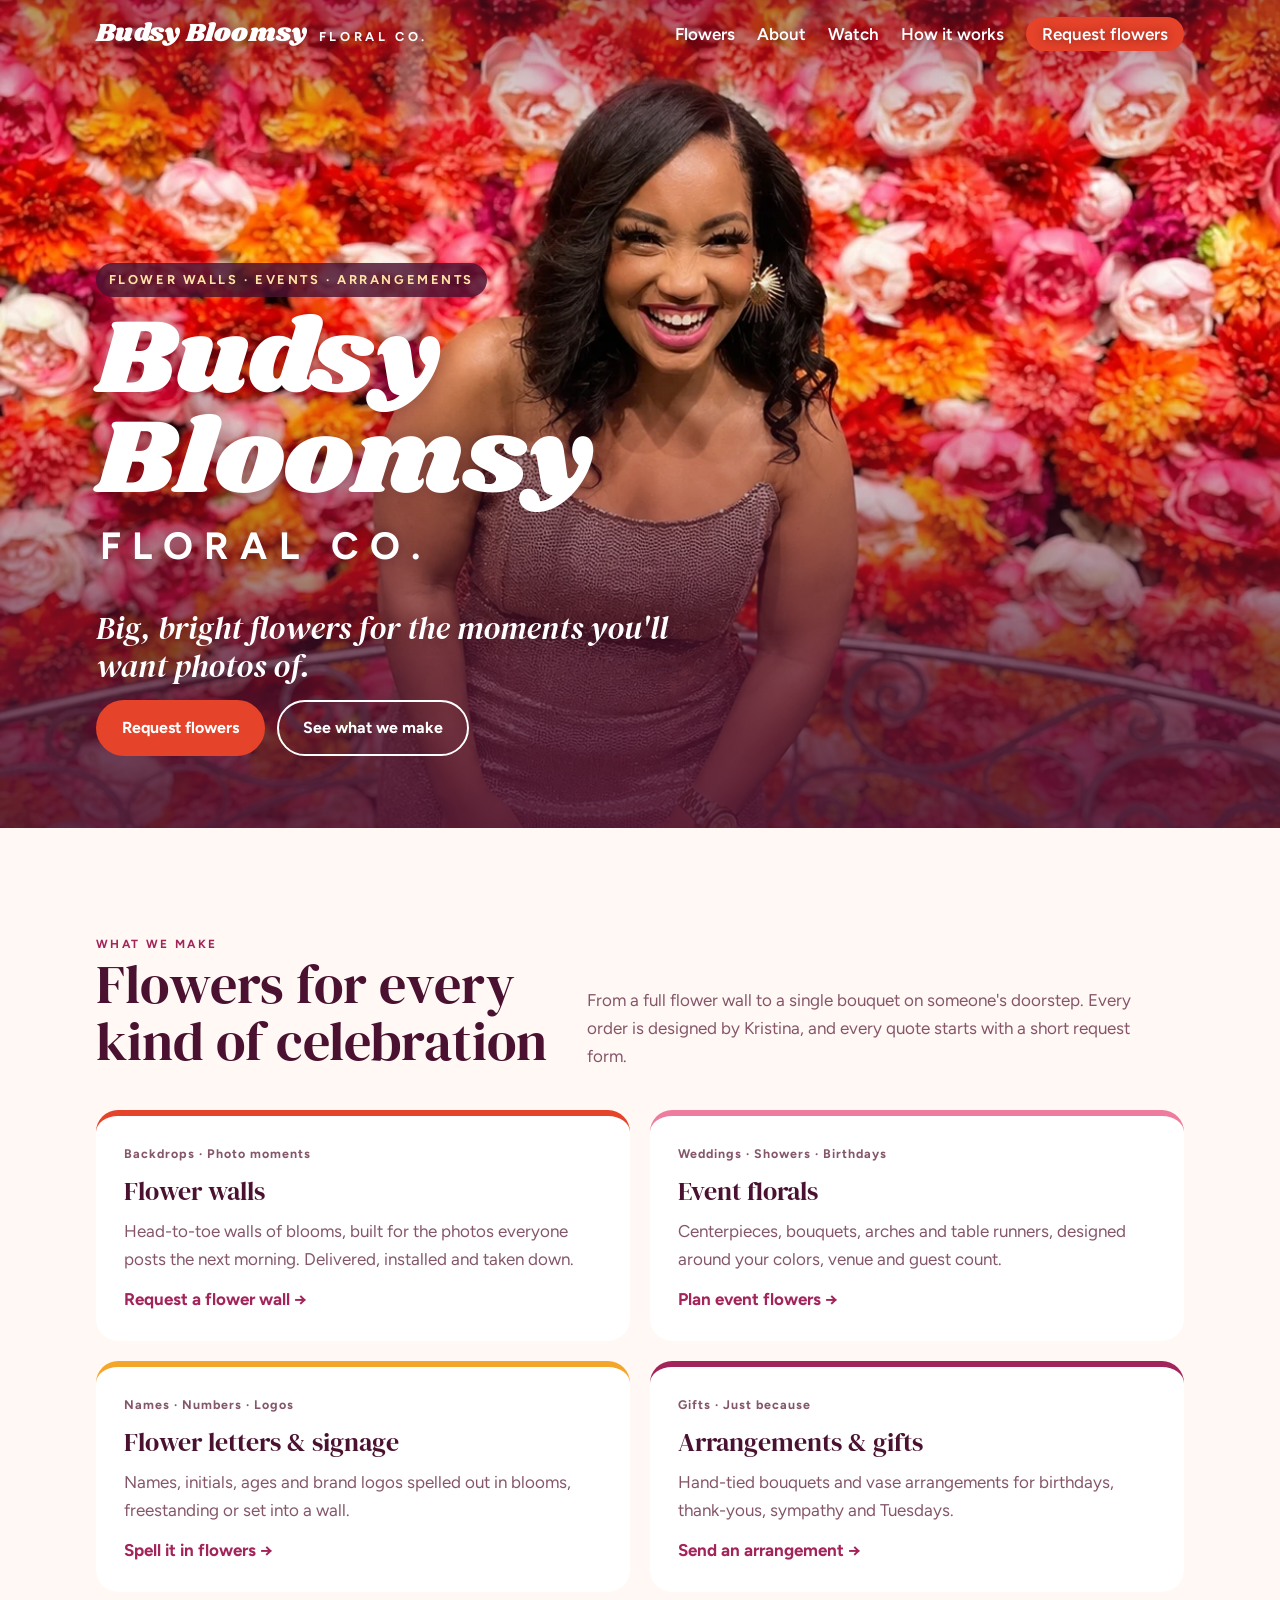
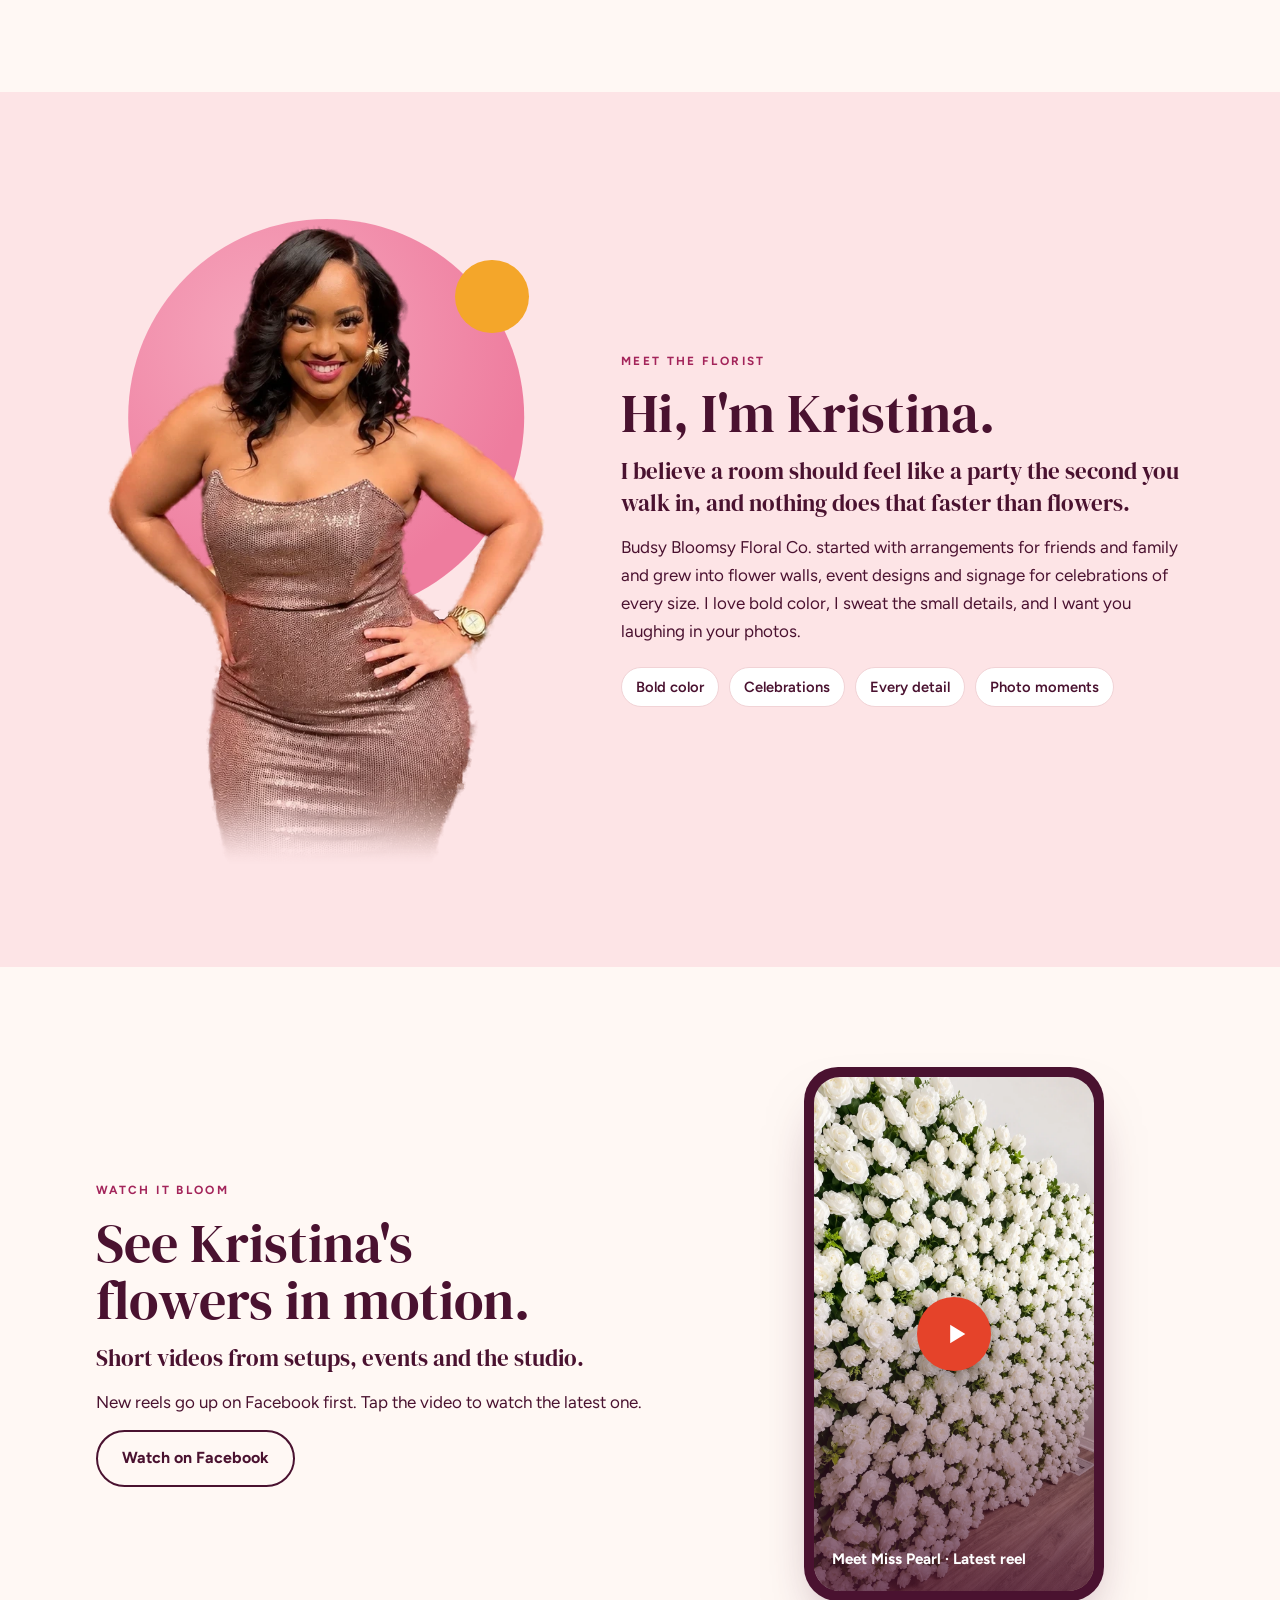
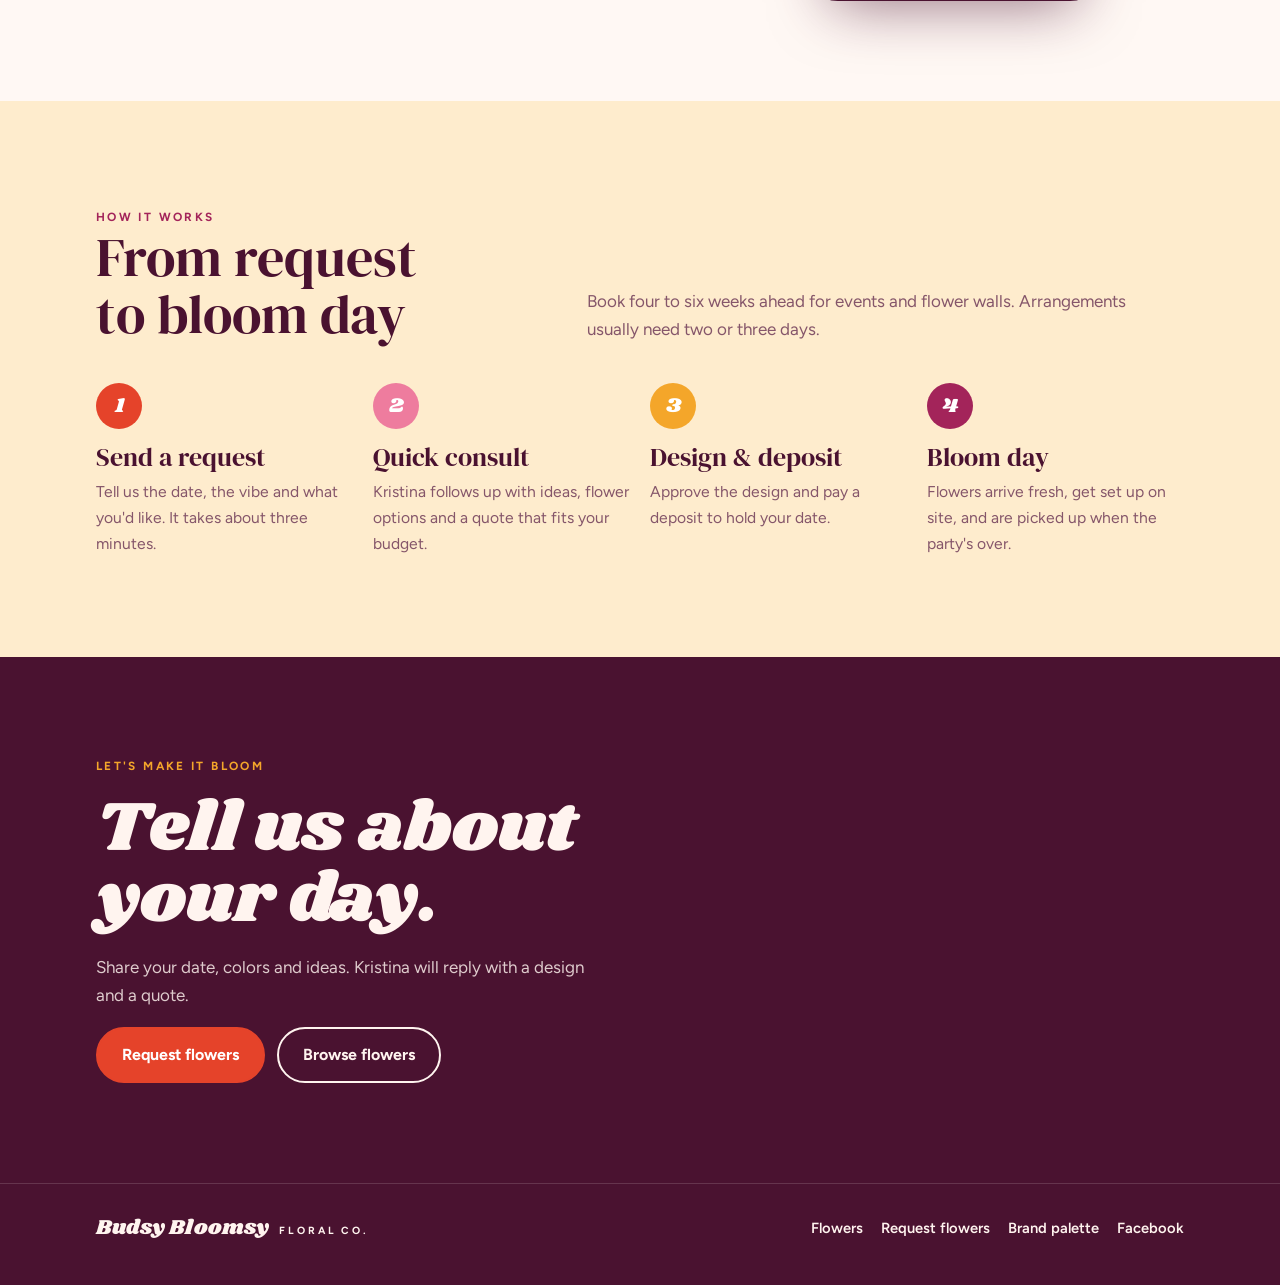
<file: index.html>
<!doctype html>
<html lang="en">
<head>
<meta charset="utf-8">
<meta name="viewport" content="width=device-width, initial-scale=1, viewport-fit=cover">
<title>Budsy Bloomsy Floral Co.</title>
<meta name="claude:viewport-fit-sides" content="cover">
<meta name="description" content="Flower walls, event florals and custom arrangements by Kristina.">
<meta property="og:type" content="website">
<meta property="og:site_name" content="Budsy Bloomsy Floral Co.">
<meta property="og:title" content="Budsy Bloomsy Floral Co.">
<meta property="og:description" content="Flower walls, event florals and custom arrangements by Kristina.">
<meta property="og:url" content="https://courtney-blankenship.github.io/budsy-bloomsy/">
<meta property="og:image" content="https://courtney-blankenship.github.io/budsy-bloomsy/media/share-blush.jpg">
<meta property="og:image:type" content="image/jpeg">
<meta property="og:image:width" content="1200">
<meta property="og:image:height" content="630">
<meta property="og:image:alt" content="Budsy Bloomsy Floral Co. logo on blush pink beside an arch of white roses">
<meta name="twitter:card" content="summary_large_image">
<meta name="twitter:image" content="https://courtney-blankenship.github.io/budsy-bloomsy/media/share-blush.jpg">
<link rel="preconnect" href="https://fonts.googleapis.com">
<link rel="preconnect" href="https://fonts.gstatic.com" crossorigin>
<link rel="stylesheet" href="https://fonts.googleapis.com/css2?family=Shrikhand&family=DM+Serif+Display:ital@0;1&family=Figtree:wght@400;600;700&display=swap">
<link rel="stylesheet" href="styles.css">
</head>
<body>
<header class="top">
  <div class="wrap">
    <a class="wordmark" href="./">Budsy Bloomsy <span class="co">Floral Co.</span></a>
    <nav aria-label="Main">
      <ul>
        <li><a href="#make">Flowers</a></li>
        <li><a href="#about">About</a></li>
        <li class="wide"><a href="#watch">Watch</a></li>
        <li class="wide"><a href="#how">How it works</a></li>
        <li><a class="pill" href="request/">Request flowers</a></li>
      </ul>
    </nav>
  </div>
</header>

<div class="hero" role="img" aria-label="Kristina smiling and leaning forward in a rose-gold dress in front of a wall of red, orange and pink flowers">
  <div class="photo" aria-hidden="true"></div>
  <div class="wrap" style="width:100%">
    <div class="copy">
      <span class="label">Flower walls · Events · Arrangements</span>
      <h1>Budsy Bloomsy <span class="co">Floral Co.</span></h1>
      <p class="tag">Big, bright flowers for the moments you'll want photos of.</p>
      <div class="btns">
        <a class="btn bloom" href="request/">Request flowers</a>
        <a class="btn light" href="#make">See what we make</a>
      </div>
    </div>
  </div>
</div>

<main>
  <section class="band b-bg" id="make">
    <div class="wrap">
      <div class="head">
        <div><span class="label">What we make</span><h2>Flowers for every kind of celebration</h2></div>
        <p>From a full flower wall to a single bouquet on someone's doorstep. Every order is designed by Kristina, and every quote starts with a short request form.</p>
      </div>
      <div class="offers">
        <a class="offer" style="--c: var(--poppy)" href="request/?need=Flower+wall">
          <span class="tag">Backdrops · Photo moments</span>
          <h3>Flower walls</h3>
          <p>Head-to-toe walls of blooms, built for the photos everyone posts the next morning. Delivered, installed and taken down.</p>
          <span class="more">Request a flower wall →</span>
        </a>
        <a class="offer" style="--c: var(--peony)" href="request/?need=Event+florals">
          <span class="tag">Weddings · Showers · Birthdays</span>
          <h3>Event florals</h3>
          <p>Centerpieces, bouquets, arches and table runners, designed around your colors, venue and guest count.</p>
          <span class="more">Plan event flowers →</span>
        </a>
        <a class="offer" style="--c: var(--marigold)" href="request/?need=Flower+letters">
          <span class="tag">Names · Numbers · Logos</span>
          <h3>Flower letters &amp; signage</h3>
          <p>Names, initials, ages and brand logos spelled out in blooms, freestanding or set into a wall.</p>
          <span class="more">Spell it in flowers →</span>
        </a>
        <a class="offer" style="--c: var(--magenta)" href="request/?need=Arrangement">
          <span class="tag">Gifts · Just because</span>
          <h3>Arrangements &amp; gifts</h3>
          <p>Hand-tied bouquets and vase arrangements for birthdays, thank-yous, sympathy and Tuesdays.</p>
          <span class="more">Send an arrangement →</span>
        </a>
      </div>
    </div>
  </section>

  <section class="band b-blush" id="about">
    <div class="wrap meet">
      <figure class="cut"><img class="pic" src="media/kristina-cutout.webp" width="650" height="954" alt="Kristina smiling in a rose-gold dress, hands on her hips"></figure>
      <div class="prose">
        <span class="label">Meet the florist</span>
        <h2>Hi, I'm Kristina.</h2>
        <p class="lead">I believe a room should feel like a party the second you walk in, and nothing does that faster than flowers.</p>
        <p>Budsy Bloomsy Floral Co. started with arrangements for friends and family and grew into flower walls, event designs and signage for celebrations of every size. I love bold color, I sweat the small details, and I want you laughing in your photos.</p>
        <div class="loves" aria-label="What Kristina loves">
          <span>Bold color</span><span>Celebrations</span><span>Every detail</span><span>Photo moments</span>
        </div>
      </div>
    </div>
  </section>

  <section class="band b-bg" id="watch">
    <div class="wrap reel">
      <div class="prose">
        <span class="label">Watch it bloom</span>
        <h2>See Kristina's flowers in motion.</h2>
        <p class="lead">Short videos from setups, events and the studio.</p>
        <p>New reels go up on Facebook first. Tap the video to watch the latest one.</p>
        <div class="btns"><a class="btn" href="https://www.facebook.com/reel/1658464285690600/" target="_blank" rel="noopener">Watch on Facebook</a></div>
      </div>
      <div class="phone">
        <a href="https://www.facebook.com/reel/1658464285690600/" target="_blank" rel="noopener" aria-label="Watch Kristina's latest reel on Facebook">
          <span class="play"><svg viewBox="0 0 24 24" aria-hidden="true"><path d="M7 4v16l13-8z" fill="currentColor"/></svg></span>
          <span class="cap">Meet Miss Pearl · Latest reel</span>
        </a>
      </div>
    </div>
  </section>

  <section class="band b-butter" id="how">
    <div class="wrap">
      <div class="head">
        <div><span class="label">How it works</span><h2>From request to bloom day</h2></div>
        <p>Book four to six weeks ahead for events and flower walls. Arrangements usually need two or three days.</p>
      </div>
      <ol class="steps">
        <li style="--c: var(--poppy)"><h3>Send a request</h3><p>Tell us the date, the vibe and what you'd like. It takes about three minutes.</p></li>
        <li style="--c: var(--peony)"><h3>Quick consult</h3><p>Kristina follows up with ideas, flower options and a quote that fits your budget.</p></li>
        <li style="--c: var(--marigold)"><h3>Design &amp; deposit</h3><p>Approve the design and pay a deposit to hold your date.</p></li>
        <li style="--c: var(--magenta)"><h3>Bloom day</h3><p>Flowers arrive fresh, get set up on site, and are picked up when the party's over.</p></li>
      </ol>
    </div>
  </section>

  <section class="band b-wine">
    <div class="wrap">
      <div class="cta">
        <span class="label">Let's make it bloom</span>
        <h2>Tell us about your day.</h2>
        <p>Share your date, colors and ideas. Kristina will reply with a design and a quote.</p>
        <div class="btns"><a class="btn bloom" href="request/">Request flowers</a><a class="btn" href="#make">Browse flowers</a></div>
      </div>
    </div>
  </section>
</main>

<footer>
  <div class="wrap">
    <a class="wordmark" href="./">Budsy Bloomsy <span class="co">Floral Co.</span></a>
    <nav aria-label="Footer">
      <ul>
        <li><a href="#make">Flowers</a></li>
        <li><a href="request/">Request flowers</a></li>
        <li><a href="palette/">Brand palette</a></li>
        <li><a href="https://www.facebook.com/kristina.brawley.3" target="_blank" rel="noopener">Facebook</a></li>
      </ul>
    </nav>
  </div>
</footer>
</body>
</html>
</file>
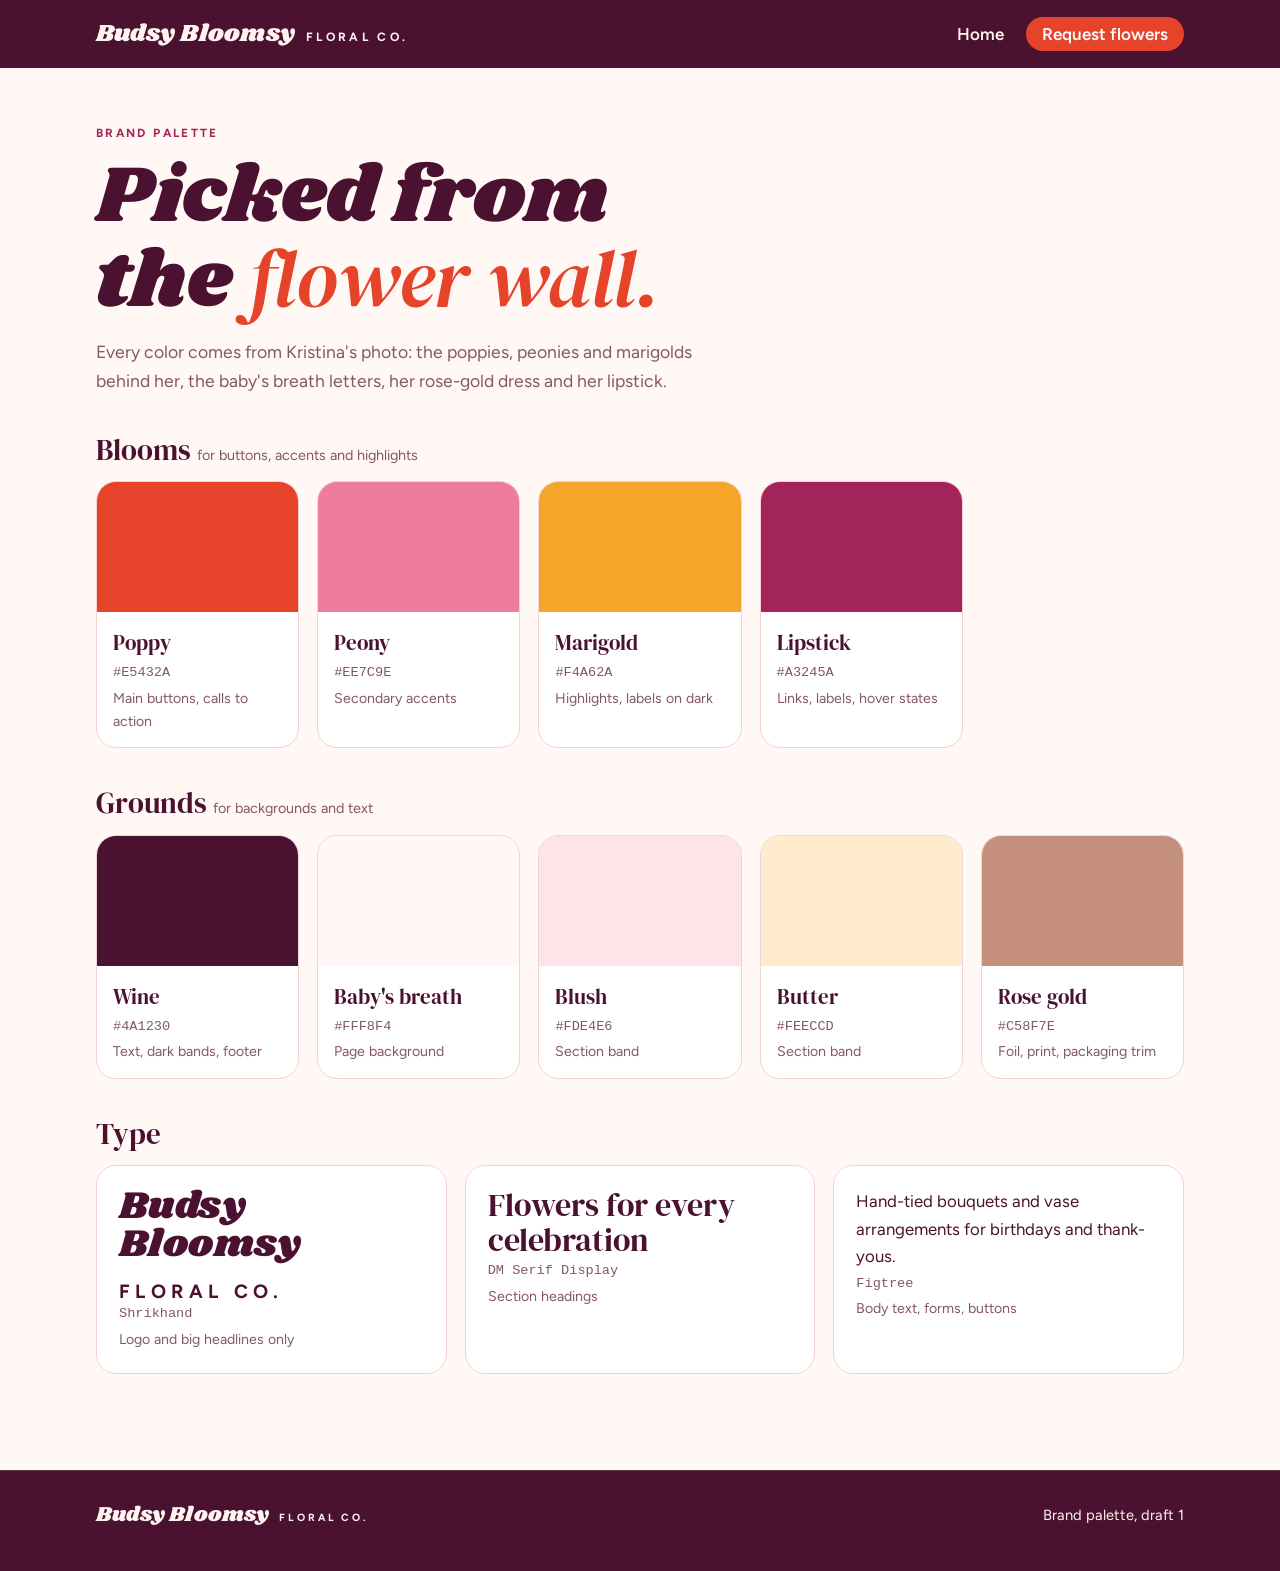
<file: palette/index.html>
<!doctype html>
<html lang="en">
<head>
<meta charset="utf-8">
<meta name="viewport" content="width=device-width, initial-scale=1, viewport-fit=cover">
<title>Brand Palette · Budsy Bloomsy Floral Co.</title>
<link rel="preconnect" href="https://fonts.googleapis.com">
<link rel="preconnect" href="https://fonts.gstatic.com" crossorigin>
<link rel="stylesheet" href="https://fonts.googleapis.com/css2?family=Shrikhand&family=DM+Serif+Display:ital@0;1&family=Figtree:wght@400;600;700&display=swap">
<link rel="stylesheet" href="../styles.css">
<style>:root{padding-top:env(safe-area-inset-top,0px);padding-bottom:env(safe-area-inset-bottom,0px)}</style>
</head>
<body>
<header class="bar">
  <div class="wrap">
    <a class="wordmark" href="../">Budsy Bloomsy <span class="co">Floral Co.</span></a>
    <nav aria-label="Main"><ul><li><a href="../">Home</a></li><li><a class="pill" href="../request/">Request flowers</a></li></ul></nav>
  </div>
</header>
<main class="wrap" style="padding-block: 56px 96px; display: grid; gap: 40px;">
  <div class="phero" style="padding: 0">
    <span class="label">Brand palette</span>
    <h1>Picked from the <em>flower wall.</em></h1>
    <p>Every color comes from Kristina's photo: the poppies, peonies and marigolds behind her, the baby's breath letters, her rose-gold dress and her lipstick.</p>
  </div>

  <div>
    <h2 style="font-size: 1.8rem; margin-bottom: 16px;">Blooms <small style="font-family: var(--body); font-size: .9rem; color: var(--muted);">for buttons, accents and highlights</small></h2>
    <div class="swatches">
      <div class="sw"><div class="chip" style="background:#e5432a"></div><div class="t"><b>Poppy</b><code>#E5432A</code><small>Main buttons, calls to action</small></div></div>
      <div class="sw"><div class="chip" style="background:#ee7c9e"></div><div class="t"><b>Peony</b><code>#EE7C9E</code><small>Secondary accents</small></div></div>
      <div class="sw"><div class="chip" style="background:#f4a62a"></div><div class="t"><b>Marigold</b><code>#F4A62A</code><small>Highlights, labels on dark</small></div></div>
      <div class="sw"><div class="chip" style="background:#a3245a"></div><div class="t"><b>Lipstick</b><code>#A3245A</code><small>Links, labels, hover states</small></div></div>
    </div>
  </div>

  <div>
    <h2 style="font-size: 1.8rem; margin-bottom: 16px;">Grounds <small style="font-family: var(--body); font-size: .9rem; color: var(--muted);">for backgrounds and text</small></h2>
    <div class="swatches">
      <div class="sw"><div class="chip" style="background:#4a1230"></div><div class="t"><b>Wine</b><code>#4A1230</code><small>Text, dark bands, footer</small></div></div>
      <div class="sw"><div class="chip" style="background:#fff8f4"></div><div class="t"><b>Baby's breath</b><code>#FFF8F4</code><small>Page background</small></div></div>
      <div class="sw"><div class="chip" style="background:#fde4e6"></div><div class="t"><b>Blush</b><code>#FDE4E6</code><small>Section band</small></div></div>
      <div class="sw"><div class="chip" style="background:#feeccd"></div><div class="t"><b>Butter</b><code>#FEECCD</code><small>Section band</small></div></div>
      <div class="sw"><div class="chip" style="background:#c58f7e"></div><div class="t"><b>Rose gold</b><code>#C58F7E</code><small>Foil, print, packaging trim</small></div></div>
    </div>
  </div>

  <div>
    <h2 style="font-size: 1.8rem; margin-bottom: 16px;">Type</h2>
    <div class="swatches" style="grid-template-columns: repeat(auto-fill, minmax(260px, 1fr));">
      <div class="sw"><div class="t" style="padding: 22px;"><span style="font-family: var(--display); font-size: 2.4rem; line-height: 1;" class="wordmark">Budsy Bloomsy <span class="co">Floral Co.</span></span><code>Shrikhand</code><small>Logo and big headlines only</small></div></div>
      <div class="sw"><div class="t" style="padding: 22px;"><span style="font-family: var(--serif); font-size: 2rem; line-height: 1.1;">Flowers for every celebration</span><code>DM Serif Display</code><small>Section headings</small></div></div>
      <div class="sw"><div class="t" style="padding: 22px;"><span style="font-size: 1.05rem;">Hand-tied bouquets and vase arrangements for birthdays and thank-yous.</span><code>Figtree</code><small>Body text, forms, buttons</small></div></div>
    </div>
  </div>
</main>
<footer><div class="wrap"><a class="wordmark" href="../">Budsy Bloomsy <span class="co">Floral Co.</span></a><span>Brand palette, draft 1</span></div></footer>
</body>
</html>
</file>
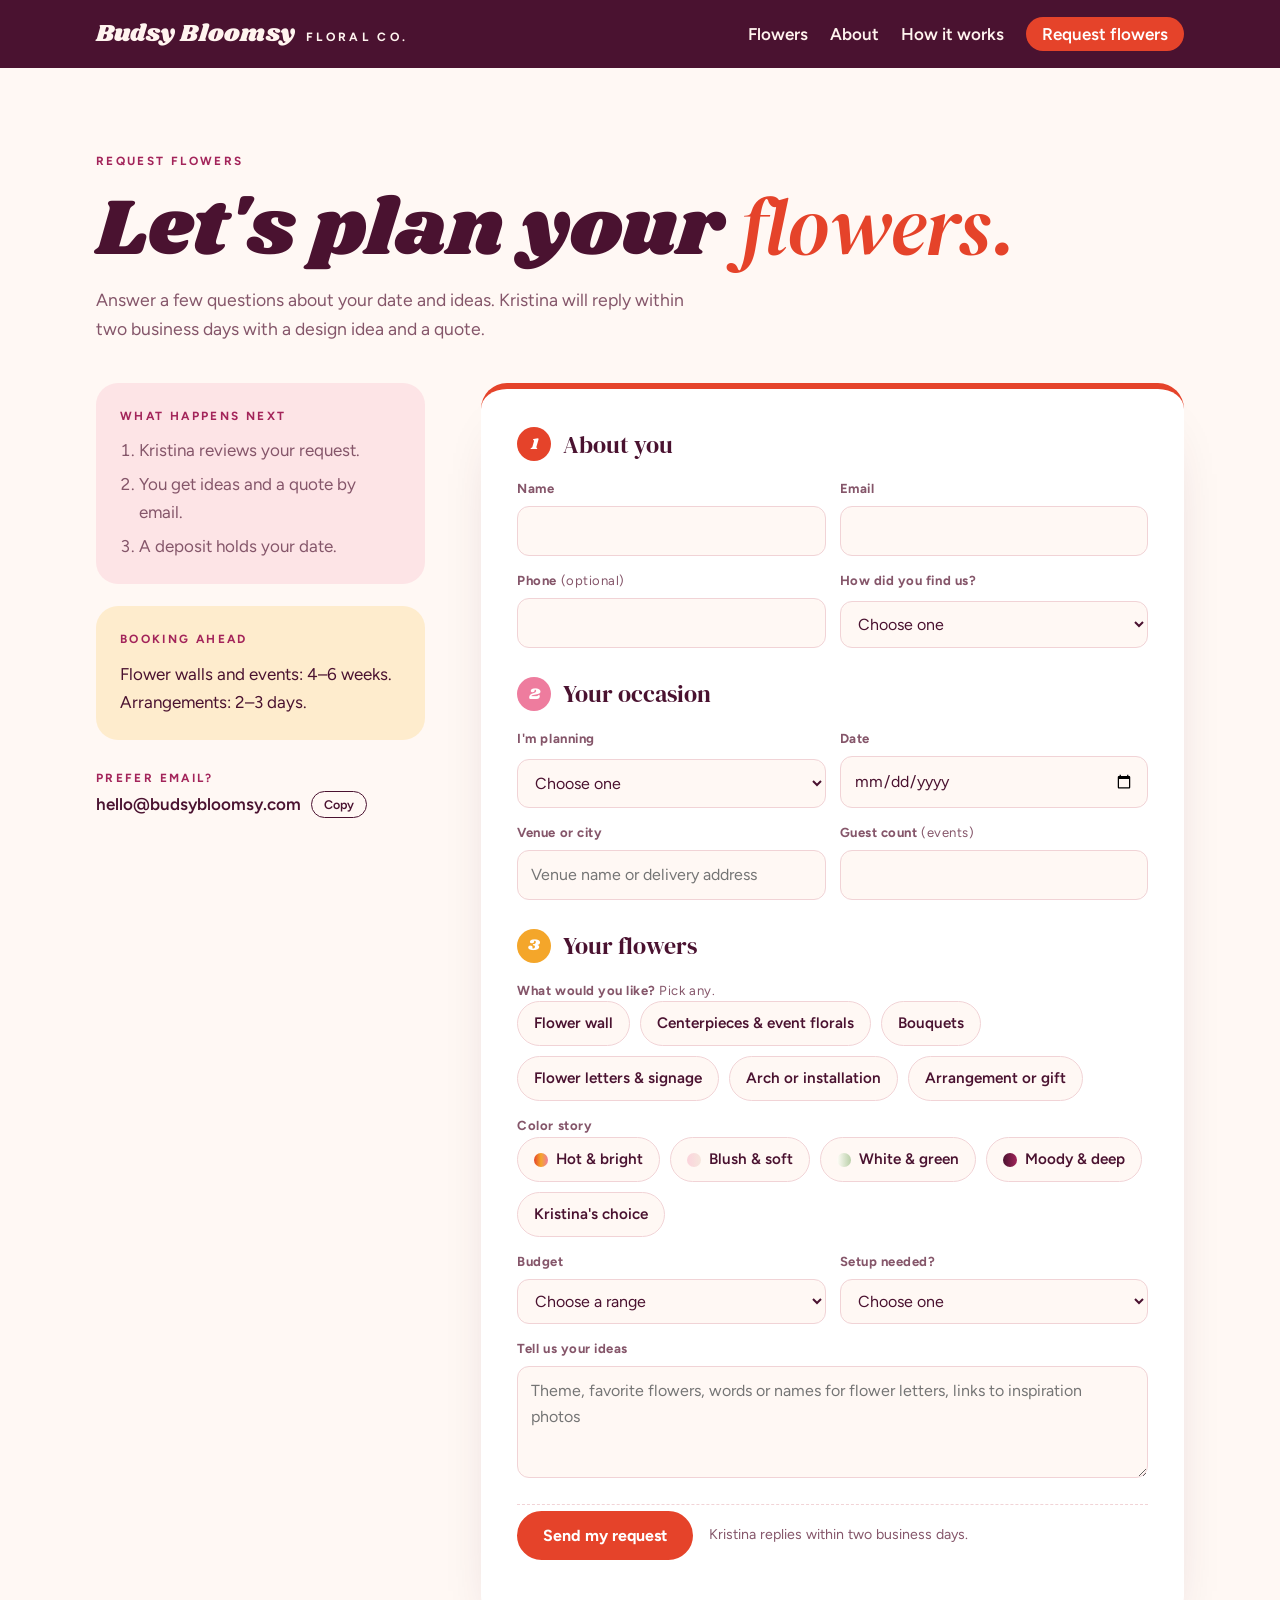
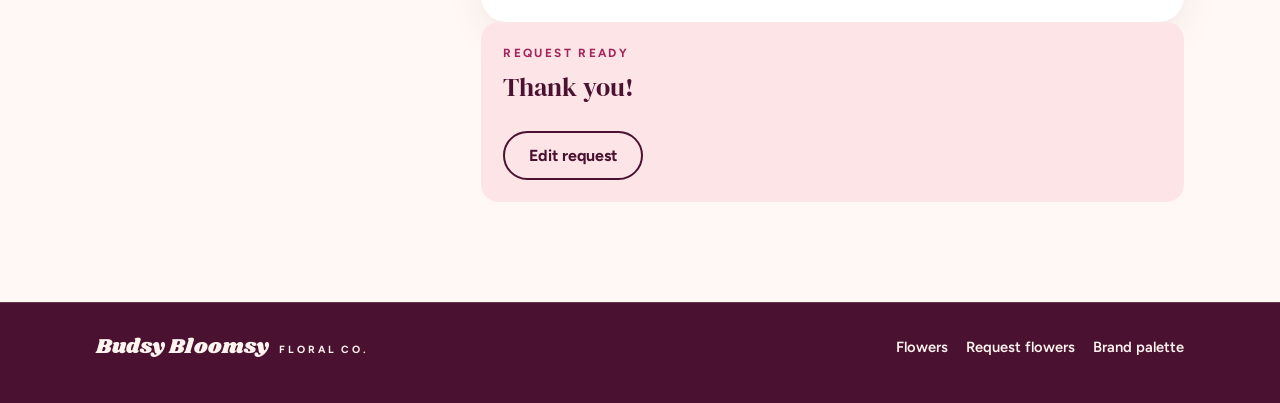
<file: request/index.html>
<!doctype html>
<html lang="en">
<head>
<meta charset="utf-8">
<meta name="viewport" content="width=device-width, initial-scale=1, viewport-fit=cover">
<title>Request Flowers · Budsy Bloomsy Floral Co.</title>
<meta name="description" content="Tell Budsy Bloomsy Floral Co. about your event or order. Kristina replies with a design and a quote.">
<link rel="preconnect" href="https://fonts.googleapis.com">
<link rel="preconnect" href="https://fonts.gstatic.com" crossorigin>
<link rel="stylesheet" href="https://fonts.googleapis.com/css2?family=Shrikhand&family=DM+Serif+Display:ital@0;1&family=Figtree:wght@400;600;700&display=swap">
<link rel="stylesheet" href="../styles.css">
<style>:root{padding-top:env(safe-area-inset-top,0px);padding-bottom:env(safe-area-inset-bottom,0px)}</style>
</head>
<body>
<header class="bar">
  <div class="wrap">
    <a class="wordmark" href="../">Budsy Bloomsy <span class="co">Floral Co.</span></a>
    <nav aria-label="Main">
      <ul>
        <li><a href="../#make">Flowers</a></li>
        <li><a href="../#about">About</a></li>
        <li><a href="../#how">How it works</a></li>
        <li><a class="pill" href="./" aria-current="page">Request flowers</a></li>
      </ul>
    </nav>
  </div>
</header>

<main class="wrap">
  <div class="phero">
    <span class="label">Request flowers</span>
    <h1>Let's plan your <em>flowers.</em></h1>
    <p>Answer a few questions about your date and ideas. Kristina will reply within two business days with a design idea and a quote.</p>
  </div>

  <div class="intake">
    <aside class="side">
      <div class="card">
        <span class="label">What happens next</span>
        <ol>
          <li>Kristina reviews your request.</li>
          <li>You get ideas and a quote by email.</li>
          <li>A deposit holds your date.</li>
        </ol>
      </div>
      <div class="card" style="background: var(--butter)">
        <span class="label">Booking ahead</span>
        <p>Flower walls and events: 4–6 weeks. Arrangements: 2–3 days.</p>
      </div>
      <div>
        <span class="label">Prefer email?</span>
        <div class="mail"><code id="email">hello@budsybloomsy.com</code><button class="copybtn" id="copyBtn" type="button">Copy</button></div>
      </div>
    </aside>

    <div>
      <form class="req" id="req" name="flower-request" method="POST" action="/thanks/" data-netlify="true" netlify-honeypot="bot-field" novalidate>
        <input type="hidden" name="form-name" value="flower-request">
        <p class="hp"><label>Leave this empty <input name="bot-field" tabindex="-1" autocomplete="off"></label></p>

        <fieldset class="step" style="--c: var(--poppy)">
          <legend><b>1</b>About you</legend>
          <div class="row2">
            <label class="f"><span>Name</span><input id="f-name" name="name" autocomplete="name" required></label>
            <label class="f"><span>Email</span><input id="f-email" name="email" type="email" autocomplete="email" required></label>
          </div>
          <div class="row2">
            <label class="f"><span>Phone <span class="opt">(optional)</span></span><input id="f-phone" name="phone" type="tel" autocomplete="tel"></label>
            <label class="f"><span>How did you find us?</span>
              <select id="f-heard" name="heard">
                <option value="">Choose one</option>
                <option>Facebook</option><option>Instagram</option><option>A friend</option><option>Saw her work at an event</option><option>Other</option>
              </select>
            </label>
          </div>
        </fieldset>

        <fieldset class="step" style="--c: var(--peony)">
          <legend><b>2</b>Your occasion</legend>
          <div class="row2">
            <label class="f"><span>I'm planning</span>
              <select id="f-occasion" name="occasion" required>
                <option value="">Choose one</option>
                <option>Wedding</option><option>Birthday</option><option>Bridal or baby shower</option><option>Graduation</option><option>Brand or business event</option><option>Church or community event</option><option>Gift or just because</option><option>Sympathy</option><option>Other</option>
              </select>
            </label>
            <label class="f"><span>Date</span><input id="f-date" name="date" type="date"></label>
          </div>
          <div class="row2">
            <label class="f"><span>Venue or city</span><input id="f-venue" name="venue" placeholder="Venue name or delivery address"></label>
            <label class="f"><span>Guest count <span class="opt">(events)</span></span><input id="f-guests" name="guests" type="number" min="1" inputmode="numeric"></label>
          </div>
        </fieldset>

        <fieldset class="step" style="--c: var(--marigold)">
          <legend><b>3</b>Your flowers</legend>
          <fieldset class="f">
            <legend>What would you like? <span class="opt">Pick any.</span></legend>
            <div class="chips" id="needs">
              <label><input type="checkbox" name="needs" value="Flower wall"><span>Flower wall</span></label>
              <label><input type="checkbox" name="needs" value="Event florals"><span>Centerpieces &amp; event florals</span></label>
              <label><input type="checkbox" name="needs" value="Bouquets"><span>Bouquets</span></label>
              <label><input type="checkbox" name="needs" value="Flower letters"><span>Flower letters &amp; signage</span></label>
              <label><input type="checkbox" name="needs" value="Arch or install"><span>Arch or installation</span></label>
              <label><input type="checkbox" name="needs" value="Arrangement"><span>Arrangement or gift</span></label>
            </div>
          </fieldset>
          <fieldset class="f">
            <legend>Color story</legend>
            <div class="chips">
              <label><input type="radio" name="colors" value="Hot and bright"><span><i style="background: linear-gradient(90deg, var(--poppy), var(--marigold), var(--peony))"></i>Hot &amp; bright</span></label>
              <label><input type="radio" name="colors" value="Blush and soft"><span><i style="background: linear-gradient(90deg, #fbd3dc, #f6e6dd)"></i>Blush &amp; soft</span></label>
              <label><input type="radio" name="colors" value="All white and green"><span><i style="background: linear-gradient(90deg, #fffdf8, #b9cfa8)"></i>White &amp; green</span></label>
              <label><input type="radio" name="colors" value="Moody and deep"><span><i style="background: linear-gradient(90deg, var(--fg), var(--magenta))"></i>Moody &amp; deep</span></label>
              <label><input type="radio" name="colors" value="Kristina's choice"><span>Kristina's choice</span></label>
            </div>
          </fieldset>
          <div class="row2">
            <label class="f"><span>Budget</span>
              <select id="f-budget" name="budget">
                <option value="">Choose a range</option>
                <option>Under $150</option><option>$150 – $500</option><option>$500 – $1,500</option><option>$1,500 – $3,000</option><option>$3,000+</option><option>Not sure yet</option>
              </select>
            </label>
            <label class="f"><span>Setup needed?</span>
              <select id="f-setup" name="setup">
                <option value="">Choose one</option>
                <option>Delivery and setup</option><option>Delivery only</option><option>I'll pick up</option>
              </select>
            </label>
          </div>
          <label class="f"><span>Tell us your ideas</span><textarea id="f-ideas" name="ideas" placeholder="Theme, favorite flowers, words or names for flower letters, links to inspiration photos"></textarea></label>
        </fieldset>

        <div class="send">
          <button class="btn bloom" type="submit">Send my request</button>
          <small>Kristina replies within two business days.</small>
        </div>
        <p class="err" id="err" role="alert"></p>
      </form>

      <div class="done" id="done" hidden>
        <span class="label">Request ready</span>
        <h3 id="done-title">Thank you!</h3>
        <p id="done-note"></p>
        <dl id="summary"></dl>
        <div><button class="btn" type="button" id="again">Edit request</button></div>
      </div>
    </div>
  </div>
</main>

<footer>
  <div class="wrap">
    <a class="wordmark" href="../">Budsy Bloomsy <span class="co">Floral Co.</span></a>
    <nav aria-label="Footer">
      <ul>
        <li><a href="../#make">Flowers</a></li>
        <li><a href="./">Request flowers</a></li>
        <li><a href="../palette/">Brand palette</a></li>
      </ul>
    </nav>
  </div>
</footer>

<script>
(function () {
  // Pre-tick a service when arriving from a card on the home page (?need=Flower+wall)
  var need = new URLSearchParams(location.search).get('need');
  if (need) document.querySelectorAll('#needs input').forEach(function (c) { if (c.value === need) c.checked = true; });

  var copyBtn = document.getElementById('copyBtn');
  copyBtn.addEventListener('click', function () {
    var el = document.getElementById('email');
    function sel() { var r = document.createRange(); r.selectNodeContents(el); var s = getSelection(); s.removeAllRanges(); s.addRange(r); copyBtn.textContent = 'Selected'; }
    if (navigator.clipboard && navigator.clipboard.writeText) navigator.clipboard.writeText(el.textContent.trim()).then(function () { copyBtn.textContent = 'Copied'; }, sel); else sel();
    setTimeout(function () { copyBtn.textContent = 'Copy'; }, 1800);
  });

  var form = document.getElementById('req'), err = document.getElementById('err'), done = document.getElementById('done');
  // On the real site (Netlify), the form posts normally. Inside a Claude preview it can't send, so show a summary instead.
  var isPreview = !/netlify\.app$|budsybloomsy\.com$/.test(location.hostname);

  form.addEventListener('submit', function (e) {
    err.textContent = '';
    var name = form.elements.name, email = form.elements.email, occ = form.elements.occasion;
    if (!name.value.trim()) { e.preventDefault(); err.textContent = 'Add your name so Kristina knows who to reply to.'; name.focus(); return; }
    if (!email.value.trim() || !email.checkValidity()) { e.preventDefault(); err.textContent = 'Add an email address like name@example.com.'; email.focus(); return; }
    if (!occ.value) { e.preventDefault(); err.textContent = 'Choose what you’re planning.'; occ.focus(); return; }
    if (!isPreview) return;
    e.preventDefault();

    var needs = Array.prototype.map.call(form.querySelectorAll('input[name="needs"]:checked'), function (c) { return c.value; }).join(', ');
    var colors = (form.querySelector('input[name="colors"]:checked') || {}).value || '';
    var rows = [
      ['Name', name.value], ['Email', email.value], ['Phone', form.elements.phone.value],
      ['Occasion', occ.value], ['Date', form.elements.date.value], ['Venue', form.elements.venue.value],
      ['Guests', form.elements.guests.value], ['Flowers', needs], ['Colors', colors],
      ['Budget', form.elements.budget.value], ['Setup', form.elements.setup.value], ['Ideas', form.elements.ideas.value]
    ];
    var dl = document.getElementById('summary'); dl.textContent = '';
    rows.forEach(function (r) { if (!String(r[1]).trim()) return; var dt = document.createElement('dt'), dd = document.createElement('dd'); dt.textContent = r[0]; dd.textContent = r[1]; dl.appendChild(dt); dl.appendChild(dd); });
    document.getElementById('done-title').textContent = 'Thank you, ' + name.value.trim().split(' ')[0] + '!';
    document.getElementById('done-note').textContent = 'This is a preview, so your request was not sent. Once the site is live, this form sends straight to Kristina. Here is what she would receive:';
    form.hidden = true; done.hidden = false; done.scrollIntoView({ behavior: 'smooth', block: 'start' });
  });
  document.getElementById('again').addEventListener('click', function () { done.hidden = true; form.hidden = false; });
})();
</script>
</body>
</html>
</file>
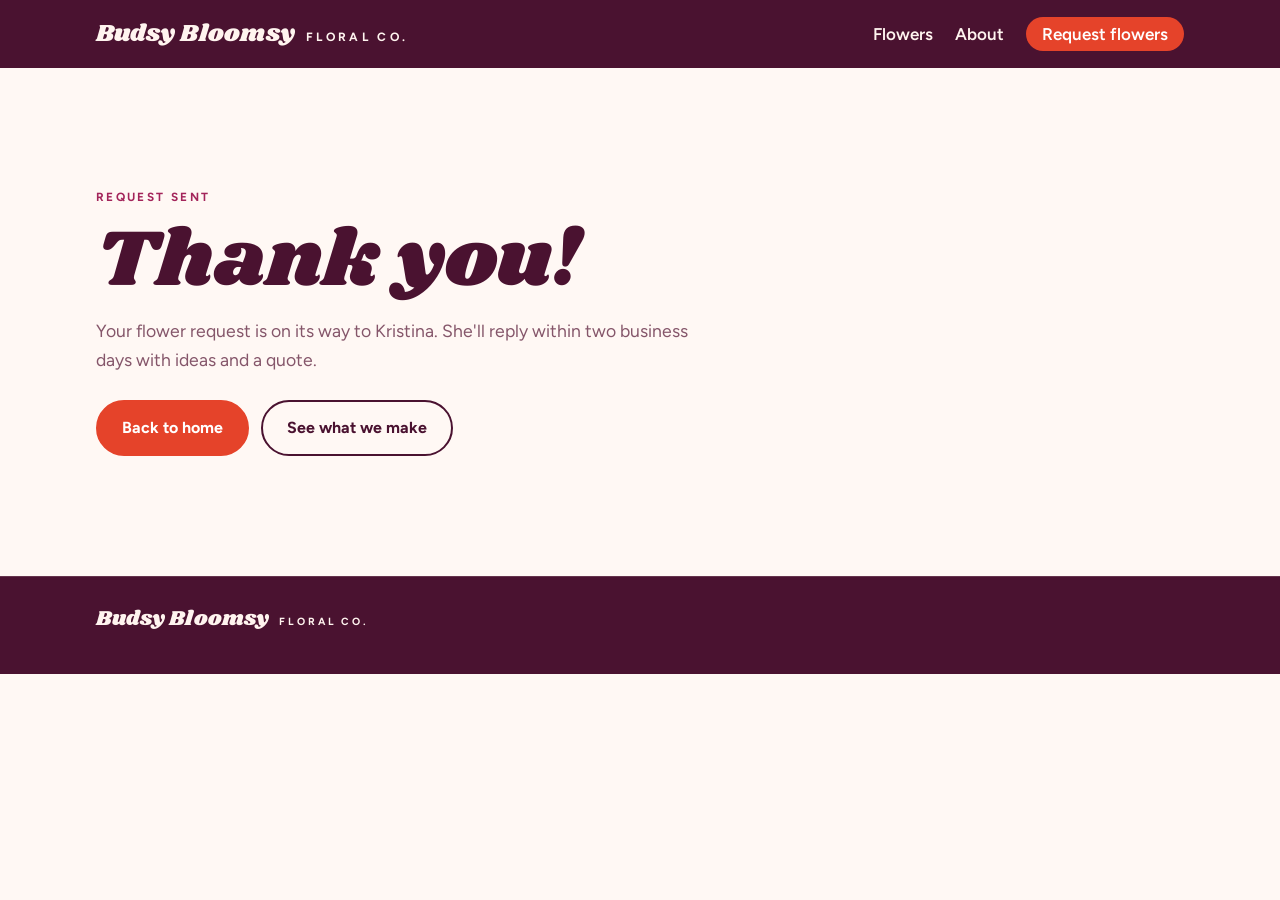
<file: thanks/index.html>
<!doctype html>
<html lang="en">
<head>
<meta charset="utf-8">
<meta name="viewport" content="width=device-width, initial-scale=1, viewport-fit=cover">
<title>Thank You · Budsy Bloomsy Floral Co.</title>
<link rel="preconnect" href="https://fonts.googleapis.com">
<link rel="preconnect" href="https://fonts.gstatic.com" crossorigin>
<link rel="stylesheet" href="https://fonts.googleapis.com/css2?family=Shrikhand&family=DM+Serif+Display:ital@0;1&family=Figtree:wght@400;600;700&display=swap">
<link rel="stylesheet" href="../styles.css">
</head>
<body>
<header class="bar">
  <div class="wrap">
    <a class="wordmark" href="../">Budsy Bloomsy <span class="co">Floral Co.</span></a>
    <nav aria-label="Main"><ul><li><a href="../#make">Flowers</a></li><li><a href="../#about">About</a></li><li><a class="pill" href="../request/">Request flowers</a></li></ul></nav>
  </div>
</header>
<main class="wrap" style="padding-block: clamp(64px, 10vw, 120px);">
  <div class="phero" style="padding: 0;">
    <span class="label">Request sent</span>
    <h1>Thank you!</h1>
    <p>Your flower request is on its way to Kristina. She'll reply within two business days with ideas and a quote.</p>
    <div class="btns" style="margin-top: 12px;"><a class="btn bloom" href="../">Back to home</a><a class="btn" href="../#make">See what we make</a></div>
  </div>
</main>
<footer><div class="wrap"><a class="wordmark" href="../">Budsy Bloomsy <span class="co">Floral Co.</span></a></div></footer>
</body>
</html>
</file>
<file: styles.css>
/* Layout: full-bleed portrait up top, then full-width color bands, each a different flower from the wall behind her.
   Palette pulled from Kristina's photo: poppy, peony, marigold, baby's breath, rose gold and a deep wine for text. */
:root {
  color-scheme: light;
  --bg: #fff8f4;          /* baby's breath */
  --surface: #ffffff;
  --blush: #fde4e6;       /* pale peony */
  --butter: #feeccd;      /* marigold, washed */
  --fg: #4a1230;          /* wine */
  --muted: #85566a;
  --line: #f1d3d6;
  --poppy: #e5432a;
  --peony: #ee7c9e;
  --marigold: #f4a62a;
  --rosegold: #c58f7e;
  --magenta: #a3245a;
  --on-dark: #fff4ef;

  --display: "Shrikhand", "Cooper Black", Georgia, serif;
  --serif: "DM Serif Display", Georgia, "Times New Roman", serif;
  --body: "Figtree", "Helvetica Neue", Arial, sans-serif;
}

* { box-sizing: border-box; }
html { scroll-behavior: smooth; }
@media (prefers-reduced-motion: reduce) { html { scroll-behavior: auto; } * { transition: none !important; animation: none !important; } }
body { margin: 0; background: var(--bg); color: var(--fg); font-family: var(--body); font-size: 17px; line-height: 1.65; }
img { max-width: 100%; }
a { color: inherit; }
:focus-visible { outline: 2px solid var(--magenta); outline-offset: 3px; border-radius: 4px; }
.wrap { max-width: 1120px; margin: 0 auto; padding-left: max(16px, env(safe-area-inset-left, 0px)); padding-right: max(16px, env(safe-area-inset-right, 0px)); }
h1, h2, h3 { margin: 0; text-wrap: balance; }
h2 { font-family: var(--serif); font-weight: 400; font-size: clamp(2.2rem, 4.6vw, 3.4rem); line-height: 1.05; }
h3 { font-family: var(--serif); font-weight: 400; font-size: 1.6rem; line-height: 1.1; }
p { margin: 0; }
.label { font-family: var(--body); font-weight: 700; font-size: .74rem; letter-spacing: .2em; text-transform: uppercase; color: var(--magenta); }
.wordmark, .hero h1, .cta h2, .phero h1 { font-family: var(--display); font-weight: 400; }
.wordmark { font-weight: 400; text-decoration: none; letter-spacing: .01em; line-height: 1; display: inline-flex; align-items: baseline; gap: .45em; flex-wrap: wrap; }
.co { font-family: var(--body); font-style: normal; font-weight: 700; font-size: .5em; letter-spacing: .28em; text-transform: uppercase; white-space: nowrap; }

/* buttons */
.btns { display: flex; gap: 12px; flex-wrap: wrap; }
.btn { display: inline-flex; align-items: center; gap: 8px; padding: 13px 24px; border-radius: 999px; font-family: var(--body); font-weight: 700; font-size: 1rem; text-decoration: none; border: 2px solid var(--fg); color: var(--fg); background: transparent; cursor: pointer; transition: background .15s ease, color .15s ease, transform .15s ease; }
.btn:hover { transform: translateY(-1px); background: var(--fg); color: var(--bg); }
.btn.bloom { background: var(--poppy); border-color: var(--poppy); color: #fff; }
.btn.bloom:hover { background: var(--magenta); border-color: var(--magenta); }
.btn.light { border-color: #fff; color: #fff; }
.btn.light:hover { background: #fff; color: var(--fg); }

/* header over the photo (home) */
header.top { position: absolute; inset: 0 0 auto; z-index: 10; color: #fff; }
header.top .wrap, header.bar .wrap { display: flex; justify-content: space-between; align-items: center; gap: 16px; flex-wrap: wrap; padding-block: 20px; }
header.top .wordmark { font-size: 1.6rem; text-shadow: 0 2px 12px rgba(60, 10, 30, .45); }
nav ul { display: flex; gap: 22px; list-style: none; margin: 0; padding: 0; flex-wrap: wrap; align-items: center; }
nav a { text-decoration: none; font-weight: 600; }
header.top nav a { text-shadow: 0 1px 8px rgba(60, 10, 30, .5); }
nav a:hover { text-decoration: underline; text-underline-offset: 5px; }
nav a.pill { padding: 7px 16px; border-radius: 999px; background: var(--poppy); color: #fff; text-shadow: none; }
nav a.pill:hover { text-decoration: none; background: var(--magenta); }

/* header on inner pages */
header.bar { background: var(--fg); color: var(--on-dark); }
header.bar .wordmark { font-size: 1.5rem; color: var(--on-dark); }

/* hero */
.hero { position: relative; min-height: 620px; height: min(92vh, 900px); overflow: hidden; isolation: isolate; display: flex; align-items: flex-end; color: #fff; }
.hero .photo { position: absolute; inset: 0; z-index: -2; background: url("media/kristina-wall.webp") 50% 40% / cover no-repeat; }
.hero::after { content: ""; position: absolute; inset: 0; z-index: -1; background: linear-gradient(180deg, rgba(74, 18, 48, .45) 0%, rgba(74, 18, 48, 0) 20%, rgba(74, 18, 48, 0) 45%, rgba(74, 18, 48, .7) 80%, rgba(74, 18, 48, .88) 100%); }
.hero .copy { padding-block: 0 8vh; display: grid; gap: 14px; justify-items: start; max-width: 40rem; }
.hero .label { color: #ffe2a6; background: rgba(74, 18, 48, .82); padding: .5em 1em; border-radius: 999px; font-size: .8rem; text-shadow: none; }
.hero h1 .co { display: block; font-size: max(.36em, 1.35rem); font-weight: 700; letter-spacing: .3em; margin-top: .45em; margin-bottom: .8em; padding-left: .1em; text-shadow: 0 2px 14px rgba(60, 10, 30, .55); }
.hero h1 { font-size: clamp(3rem, 9vw, 6.6rem); line-height: .95; text-shadow: 0 3px 24px rgba(60, 10, 30, .45); }
.hero .tag { font-family: var(--serif); font-style: italic; font-size: clamp(1.4rem, 3vw, 2rem); line-height: 1.2; text-shadow: 0 2px 14px rgba(60, 10, 30, .5); }
@media (max-width: 700px) {
  .hero { height: auto; min-height: 0; display: block; background: var(--fg); }
  .hero::after { display: none; }
  .hero .photo { position: relative; inset: auto; z-index: 0; width: 100%; aspect-ratio: 1 / 1.05; max-width: 100%; background-size: cover; background-position: 50% 20%; }
  .hero .photo::after { content: ""; position: absolute; inset: 0; background: linear-gradient(180deg, rgba(74, 18, 48, .55) 0%, rgba(74, 18, 48, 0) 28%, rgba(74, 18, 48, 0) 75%, var(--fg) 100%); }
  .hero .copy { padding-block: 8px 44px; }
  .hero .label { background: none; padding: 0; font-size: .68rem; letter-spacing: .14em; }
}

/* color bands */
section.band { padding-block: clamp(64px, 8vw, 100px); }
.b-bg { background: var(--bg); }
.b-blush { background: var(--blush); }
.b-butter { background: var(--butter); }
.b-wine { background: var(--fg); color: var(--on-dark); }
.b-wine .label { color: var(--marigold); }
.b-wine .btn { border-color: var(--on-dark); color: var(--on-dark); }
.b-wine .btn:hover { background: var(--on-dark); color: var(--fg); }
.b-wine .btn.bloom { border-color: var(--poppy); color: #fff; }
.head { display: grid; grid-template-columns: minmax(0, 1fr) minmax(0, 1.3fr); gap: 32px; align-items: end; margin-bottom: 40px; }
.head p { color: var(--muted); max-width: 52ch; }
.b-wine .head p { color: rgba(255, 244, 239, .8); }

/* services */
.offers { display: grid; grid-template-columns: repeat(2, minmax(0, 1fr)); gap: 20px; }
.offer { background: var(--surface); border-radius: 22px; padding: 28px; display: grid; gap: 12px; align-content: start; text-decoration: none; border-top: 6px solid var(--c, var(--poppy)); transition: transform .2s ease, box-shadow .2s ease; }
.offer:hover { transform: translateY(-3px); box-shadow: 0 18px 40px -24px rgba(74, 18, 48, .45); }
.offer .tag { font-size: .78rem; font-weight: 700; letter-spacing: .08em; color: var(--muted); }
.offer p { color: var(--muted); }
.offer .more { font-weight: 700; color: var(--magenta); }

/* about */
.meet { display: grid; grid-template-columns: minmax(0, .9fr) minmax(0, 1.1fr); gap: clamp(28px, 5vw, 64px); align-items: center; }
.meet figure { margin: 0; }
.meet .cut { position: relative; display: grid; justify-items: center; align-items: end; width: 100%; max-width: 460px; margin-inline: auto; }
.meet .cut::before { content: ""; position: absolute; left: 50%; top: 4%; width: 86%; aspect-ratio: 1; max-width: 100%; transform: translateX(-50%); border-radius: 50%; background: radial-gradient(circle at 35% 30%, #f6a7bd, var(--peony) 70%); }
.meet .cut::after { content: ""; position: absolute; right: 6%; top: 10%; width: 16%; aspect-ratio: 1; border-radius: 50%; background: var(--marigold); }
.meet .pic { position: relative; z-index: 1; display: block; width: 100%; height: auto; }
.prose { display: grid; gap: 14px; max-width: 58ch; }
.prose .lead { font-family: var(--serif); font-size: 1.45rem; line-height: 1.35; }
.loves { display: flex; flex-wrap: wrap; gap: 10px; margin-top: 8px; }
.loves span { padding: 7px 14px; border-radius: 999px; background: var(--surface); font-weight: 600; font-size: .92rem; border: 1.5px solid var(--line); }

/* reel */
.reel { display: grid; grid-template-columns: minmax(0, 1.1fr) minmax(0, .9fr); gap: clamp(28px, 5vw, 64px); align-items: center; }
.phone { justify-self: center; width: min(300px, 100%); aspect-ratio: 9 / 16; max-width: 100%; border-radius: 34px; padding: 10px; background: var(--fg); box-shadow: 0 30px 60px -28px rgba(74, 18, 48, .6); }
.phone a { position: relative; display: grid; place-items: center; height: 100%; border-radius: 26px; overflow: hidden; text-decoration: none; color: #fff; background: url("media/reel-poster.webp") 50% 50% / cover no-repeat; }
.phone a::after { content: ""; position: absolute; inset: 0; background: linear-gradient(180deg, rgba(74,18,48,0) 40%, rgba(74,18,48,.75)); }
.phone .play { position: relative; z-index: 1; width: 74px; height: 74px; border-radius: 50%; background: var(--poppy); display: grid; place-items: center; box-shadow: 0 10px 30px rgba(0,0,0,.3); transition: transform .2s ease; }
.phone a:hover .play { transform: scale(1.08); }
.phone .play svg { width: 28px; height: 28px; margin-left: 4px; }
.phone .cap { position: absolute; z-index: 1; left: 18px; right: 18px; bottom: 18px; font-weight: 700; font-size: .95rem; }
.phone video { width: 100%; height: 100%; object-fit: cover; border-radius: 26px; display: block; background: #000; }

/* process */
.steps { list-style: none; margin: 0; padding: 0; display: grid; grid-template-columns: repeat(4, minmax(0, 1fr)); gap: 20px; counter-reset: s; }
.steps li { counter-increment: s; display: grid; gap: 8px; align-content: start; }
.steps li::before { content: counter(s); display: grid; place-items: center; width: 46px; height: 46px; border-radius: 50%; background: var(--c); color: #fff; font-family: var(--display); font-size: 1.3rem; margin-bottom: 6px; }
.steps p { color: var(--muted); font-size: .98rem; }

/* closing CTA */
.cta { display: grid; gap: 18px; justify-items: start; max-width: 44rem; position: relative; }
.cta h2 { font-weight: 400; font-size: clamp(2.4rem, 6vw, 4.4rem); line-height: 1; }
.cta p { color: rgba(255, 244, 239, .82); max-width: 46ch; }

/* footer */
footer { background: var(--fg); color: var(--on-dark); border-top: 1px solid rgba(255, 244, 239, .15); }
footer .wrap { display: flex; justify-content: space-between; align-items: center; gap: 16px; flex-wrap: wrap; padding-block: 32px 44px; font-size: .92rem; }
footer .wordmark { font-size: 1.3rem; }
footer nav ul { gap: 18px; }
footer a { color: var(--on-dark); }

/* ---------- request (intake) page ---------- */
.phero { padding-block: clamp(48px, 7vw, 84px) 0; display: grid; gap: 14px; }
.phero h1 { font-weight: 400; font-size: clamp(2.6rem, 7vw, 5rem); line-height: 1; }
.phero h1 em { font-family: var(--serif); color: var(--poppy); }
.phero p { color: var(--muted); max-width: 56ch; font-size: 1.1rem; }
.intake { display: grid; grid-template-columns: minmax(0, .75fr) minmax(0, 1.6fr); gap: clamp(24px, 5vw, 56px); align-items: start; padding-block: 40px clamp(64px, 8vw, 100px); }
.side { display: grid; gap: 22px; position: sticky; top: 24px; }
.side .card { background: var(--blush); border-radius: 22px; padding: 24px; display: grid; gap: 10px; }
.side ol { margin: 0; padding-left: 1.2rem; display: grid; gap: 6px; color: var(--muted); }
.mail { display: flex; gap: 10px; align-items: center; flex-wrap: wrap; }
.mail code { font-family: var(--body); font-weight: 600; user-select: all; }
.copybtn { font: 600 .78rem var(--body); padding: 5px 12px; border-radius: 999px; border: 1.5px solid var(--fg); background: transparent; color: var(--fg); cursor: pointer; }
form.req { background: var(--surface); border-radius: 26px; padding: clamp(20px, 4vw, 36px); display: grid; gap: 26px; box-shadow: 0 30px 60px -40px rgba(74, 18, 48, .45); border-top: 6px solid var(--poppy); }
fieldset.step { border: 0; margin: 0; padding: 0; display: grid; gap: 14px; }
fieldset.step > legend { padding: 0; margin-bottom: 14px; font-family: var(--serif); font-size: 1.5rem; display: flex; gap: 12px; align-items: center; }
fieldset.step > legend b { display: inline-grid; place-items: center; width: 34px; height: 34px; border-radius: 50%; background: var(--c, var(--poppy)); color: #fff; font: 400 1rem var(--display); }
.row2 { display: grid; grid-template-columns: repeat(2, minmax(0, 1fr)); gap: 14px; }
.row3 { display: grid; grid-template-columns: repeat(3, minmax(0, 1fr)); gap: 14px; }
.f { display: grid; gap: 6px; min-width: 0; }
.f > span, .f > legend { font-weight: 700; font-size: .82rem; letter-spacing: .04em; color: var(--muted); padding: 0; }
.f .opt { font-weight: 400; }
input, select, textarea { font: inherit; font-size: 1rem; color: var(--fg); background: var(--bg); border: 1.5px solid var(--line); border-radius: 12px; padding: 11px 13px; width: 100%; min-width: 0; }
textarea { min-height: 7rem; resize: vertical; }
input:focus, select:focus, textarea:focus { outline: none; border-color: var(--magenta); box-shadow: 0 0 0 3px rgba(163, 36, 90, .15); }
fieldset.f { border: 0; margin: 0; padding: 0; }
.chips { display: flex; flex-wrap: wrap; gap: 10px; }
.chips label { position: relative; cursor: pointer; }
.chips input { position: absolute; opacity: 0; width: 1px; height: 1px; }
.chips span { display: inline-flex; align-items: center; gap: 8px; padding: 9px 16px; border-radius: 999px; border: 1.5px solid var(--line); background: var(--bg); font-weight: 600; font-size: .95rem; transition: background .15s, border-color .15s, color .15s; }
.chips input:checked + span { background: var(--fg); border-color: var(--fg); color: var(--on-dark); }
.chips input:focus-visible + span { outline: 2px solid var(--magenta); outline-offset: 2px; }
.chips i { width: 14px; height: 14px; border-radius: 50%; display: inline-block; flex: none; }
.send { display: flex; align-items: center; gap: 16px; flex-wrap: wrap; padding-top: 6px; border-top: 1px dashed var(--line); }
.send small { color: var(--muted); }
.hp { position: absolute; left: -9999px; }
.done { background: var(--blush); border-radius: 18px; padding: 22px; display: grid; gap: 10px; }
.done dl { display: grid; grid-template-columns: auto 1fr; gap: 6px 16px; margin: 0; }
.done dt { font-weight: 700; color: var(--muted); font-size: .88rem; }
.done dd { margin: 0; min-width: 0; overflow-wrap: anywhere; }
.err { color: var(--poppy); font-weight: 700; }

/* ---------- palette page ---------- */
.swatches { display: grid; grid-template-columns: repeat(auto-fill, minmax(180px, 1fr)); gap: 18px; }
.sw { background: var(--surface); border-radius: 20px; overflow: hidden; border: 1px solid var(--line); }
.sw .chip { height: 130px; }
.sw div.t { padding: 14px 16px; display: grid; gap: 2px; }
.sw b { font-family: var(--serif); font-weight: 400; font-size: 1.3rem; }
.sw code { font-size: .85rem; color: var(--muted); }
.sw small { color: var(--muted); }

@media (max-width: 860px) {
  .head, .meet, .intake, .reel { grid-template-columns: minmax(0, 1fr); }
  .offers { grid-template-columns: minmax(0, 1fr); }
  .steps { grid-template-columns: repeat(2, minmax(0, 1fr)); }
  .side { position: static; }
  .meet figure { width: 100%; }
}
@media (max-width: 520px) {
  .row2, .row3, .steps { grid-template-columns: minmax(0, 1fr); }
  nav ul { gap: 14px; }
  header.top nav li.wide { display: none; }
  header.top .wordmark { font-size: 1.35rem; }
}
</file>
